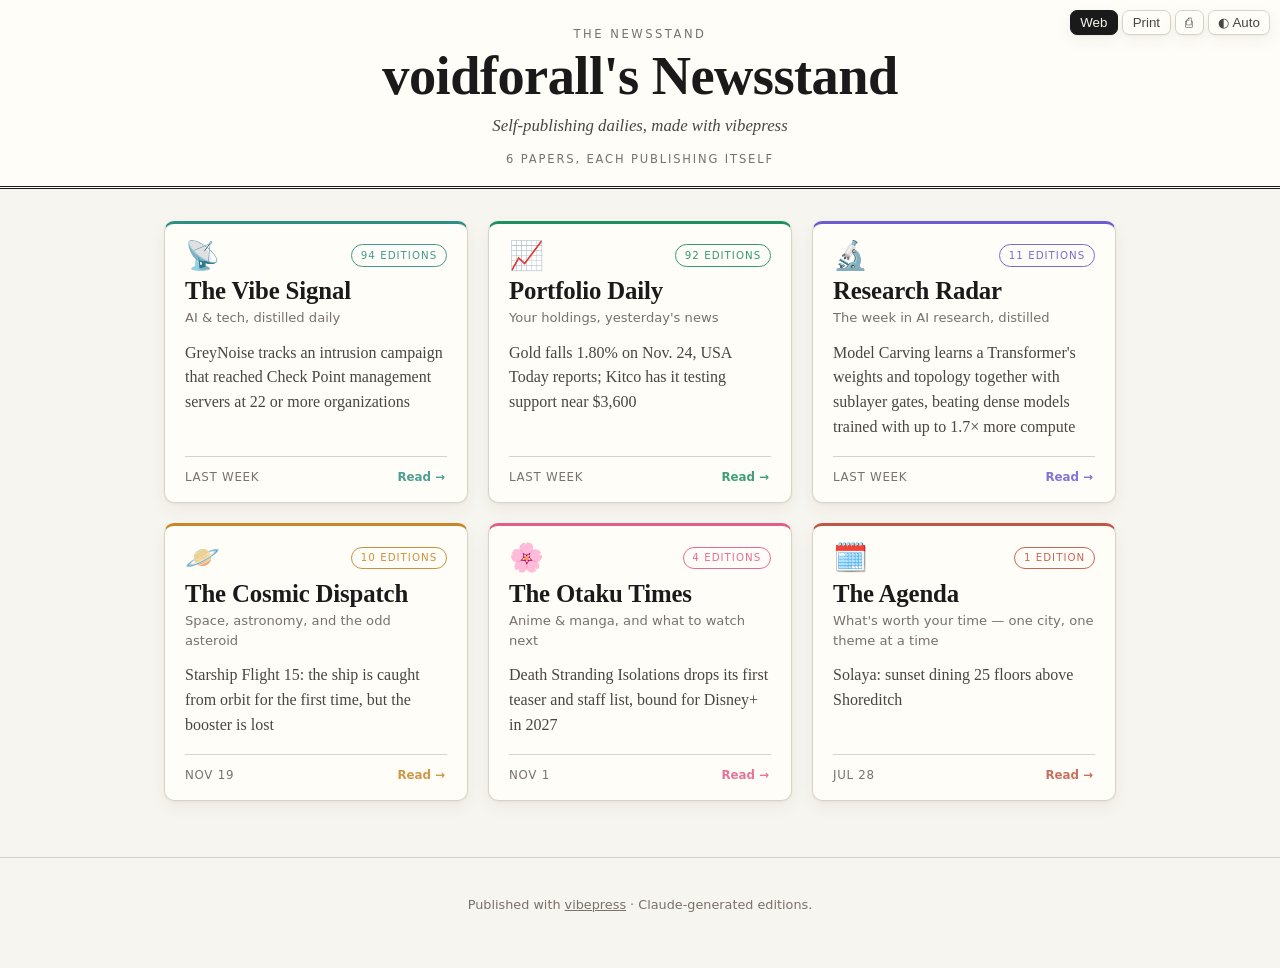
<file: index.html>
<!doctype html>
<html lang="en">
<head>
  <meta charset="utf-8" />
  <meta name="viewport" content="width=device-width, initial-scale=1" />
  <title>Loading…</title>
  <link rel="icon" href="data:image/svg+xml,%3Csvg xmlns='http://www.w3.org/2000/svg' viewBox='0 0 16 16'%3E%3Ctext y='14' font-size='14'%3E%F0%9F%97%9E%EF%B8%8F%3C/text%3E%3C/svg%3E" />
  <link rel="stylesheet" href="assets/style.css" />
</head>
<body>
  <a class="skip-link" href="#main">Skip to content</a>

  <header class="masthead">
    <div class="masthead-inner" id="masthead"></div>
  </header>

  <nav class="timeline" id="timeline" aria-label="Edition archive" hidden></nav>

  <main id="main" class="view" tabindex="-1">
    <p class="status" id="status">Loading…</p>
  </main>

  <footer class="colophon">
    <p>Published with <a href="https://github.com" id="repo-link">vibepress</a> · Claude-generated editions.</p>
  </footer>

  <script src="assets/reader.js"></script>
</body>
</html>
</file>
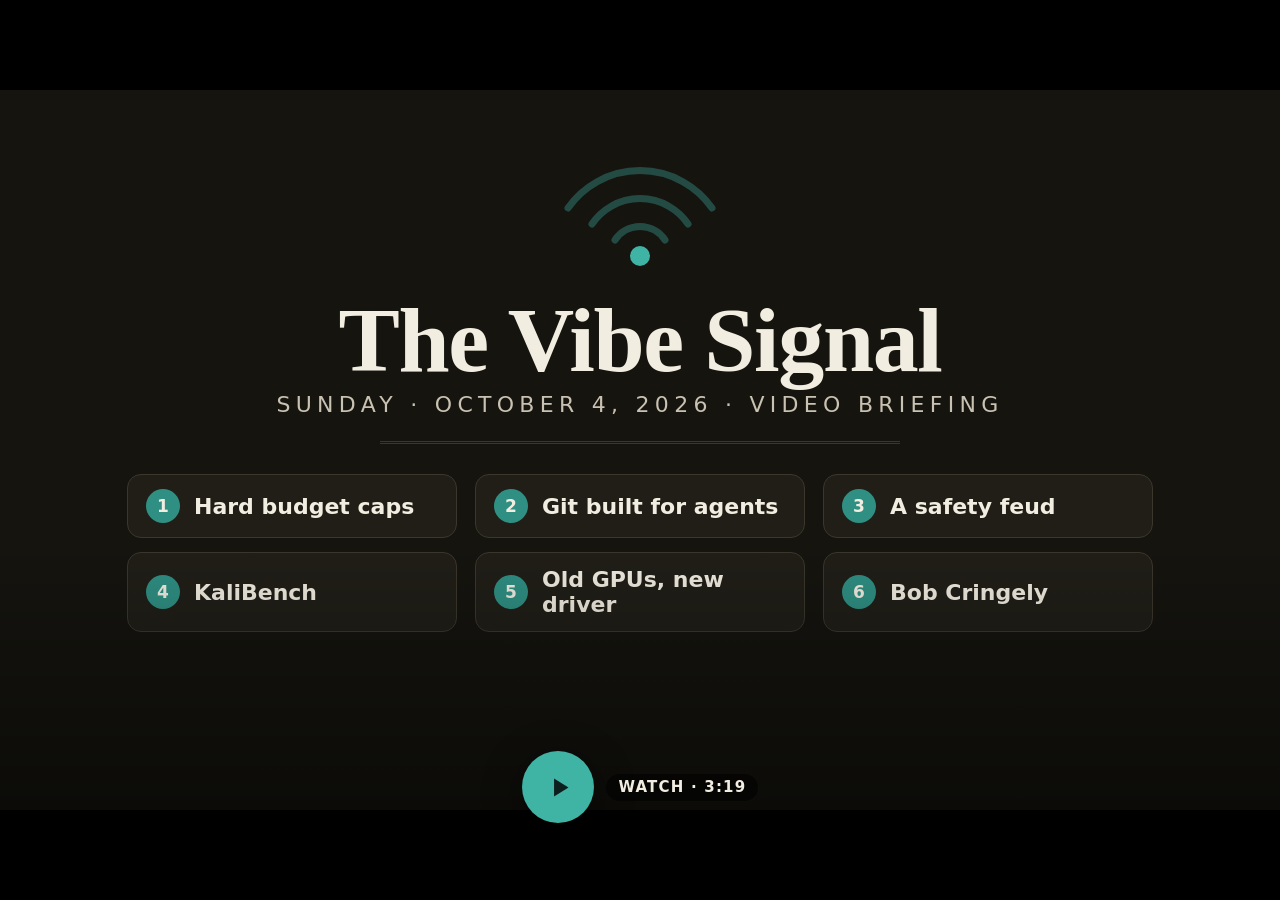
<file: papers/the-vibe-signal/videos/2026-10-04/index.html>
<!doctype html>
<html lang="en">
<head>
<meta charset="utf-8" />
<meta name="viewport" content="width=device-width, initial-scale=1" />
<title>The Vibe Signal · Video briefing · October 4, 2026</title>
<link rel="stylesheet" href="../../../../assets/briefing/player.css" />
<style>
  .vis { position: absolute; left: 72px; right: 72px; top: 178px; height: 430px; }
  .col-l, .col-r { position: absolute; top: 0; bottom: 0; }
  svg text { font-family: var(--sans); }

  /* intro */
  [data-scene="intro"] { display: flex; flex-direction: column; align-items: center; padding-top: 70px; text-align: center; }
  .waves { width: 220px; height: 120px; }
  .waves .arc { fill: none; stroke: var(--accent); stroke-width: 7; stroke-linecap: round; opacity: 0.35; animation: pulse 2.4s infinite var(--ease); }
  .waves .arc:nth-child(2) { animation-delay: 0.25s; }
  .waves .arc:nth-child(3) { animation-delay: 0.5s; }
  @keyframes pulse { 0% { opacity: 0.35; } 25% { opacity: 1; } 70%, 100% { opacity: 0.2; } }
  .mast { margin: 14px 0 6px; font-family: var(--serif); font-size: 92px; line-height: 1; font-weight: 700; letter-spacing: -0.015em; }
  .mast-date { margin: 0 0 6px; font-size: 22px; letter-spacing: 0.24em; text-transform: uppercase; color: var(--ink-soft); }
  .mast-rule { width: 520px; height: 0; border-top: 3px double var(--rule); margin: 18px 0 30px; }
  .chips { display: grid; grid-template-columns: repeat(3, 330px); gap: 14px 18px; }
  .chip { display: flex; align-items: center; gap: 14px; padding: 14px 18px; text-align: left; font-size: 22px; font-weight: 600; }
  .chip b { flex: none; width: 34px; height: 34px; border-radius: 50%; display: grid; place-items: center; background: var(--accent-deep); font-size: 17px; }

  /* 01 caps */
  .chart { position: absolute; left: 0; top: 0; width: 650px; height: 430px; }
  .chart .axis { stroke: var(--rule); stroke-width: 2; fill: none; }
  .chart .runaway { stroke: var(--warn); stroke-width: 5; fill: none; stroke-linecap: round; }
  .chart .capped { stroke: var(--accent); stroke-width: 6; fill: none; stroke-linecap: round; }
  .chart .capline { stroke: var(--warn); stroke-width: 2.5; stroke-dasharray: 10 8; }
  .chart .ghost.on { opacity: 0.22; }
  .chart .ghost:not(.on) { opacity: 1; }
  .alert { position: absolute; width: 230px; padding: 10px 14px; font-size: 18px; border-left: 4px solid var(--gold); }
  .alert small { display: block; color: var(--ink-faint); font-size: 14px; margin-top: 2px; }
  .agent-tag { position: absolute; left: 600px; top: 120px; padding: 8px 14px; font-size: 18px; font-weight: 600; border-color: var(--warn); color: #ffd9cf; }
  .paused-tag { position: absolute; left: 345px; top: 220px; padding: 6px 12px; font-size: 16px; font-weight: 800; letter-spacing: 0.12em; background: var(--accent); color: #0d1f1d; border-radius: 6px; }
  .caps-r { left: 700px; right: 0; display: flex; flex-direction: column; gap: 16px; }
  .when { display: flex; gap: 18px; align-items: center; padding: 16px 20px; }
  .when .date { flex: none; width: 84px; text-align: center; font-weight: 800; font-size: 15px; letter-spacing: 0.1em; color: var(--accent); border-right: 1px solid var(--rule); padding-right: 16px; }
  .when .date big { display: block; font-size: 32px; color: var(--ink); letter-spacing: 0; }
  .when h3 { margin: 0 0 3px; font-size: 24px; }
  .when p { margin: 0; font-size: 18px; color: var(--ink-soft); line-height: 1.35; }
  .toggle-card { display: flex; align-items: center; gap: 20px; padding: 18px 20px; border-color: var(--accent); }
  .toggle { flex: none; width: 76px; height: 40px; border-radius: 20px; background: var(--panel-2); position: relative; transition: background 0.4s; }
  .toggle::after { content: ""; position: absolute; left: 5px; top: 5px; width: 30px; height: 30px; border-radius: 50%; background: var(--ink-faint); transition: transform 0.5s var(--ease), background 0.4s; }
  .toggle.on { background: var(--accent-deep); }
  .toggle.on::after { transform: translateX(36px); background: #fff; }
  .toggle-card h3 { margin: 0; font-size: 24px; }
  .toggle-card p { margin: 2px 0 0; font-size: 18px; color: var(--ink-soft); }

  /* 02 artifacts */
  .net { position: absolute; left: 0; top: 0; width: 620px; height: 430px; }
  .net .link { stroke: var(--rule); stroke-width: 2; stroke-dasharray: 4 6; }
  .net .agent circle { fill: var(--panel-2); stroke: var(--ink-faint); stroke-width: 2; }
  .net .agent text { font-size: 15px; font-weight: 700; fill: var(--ink-soft); text-anchor: middle; }
  .net .packet { fill: var(--accent); }
  .net .repo rect { fill: var(--panel); stroke: var(--accent); stroke-width: 3; }
  .net .repo .t1 { font-size: 26px; font-weight: 800; fill: var(--ink); text-anchor: middle; }
  .net .repo .t2 { font-size: 15px; fill: var(--ink-soft); text-anchor: middle; }
  .net .branch { stroke: var(--accent); stroke-width: 3.5; fill: none; }
  .net .branch-dot { fill: var(--accent); }
  .art-r { left: 670px; right: 0; display: flex; flex-direction: column; gap: 14px; }
  .feats { display: grid; grid-template-columns: 1fr 1fr; gap: 10px; }
  .feat { padding: 12px 14px; font-size: 17px; white-space: nowrap; font-weight: 600; display: flex; gap: 10px; align-items: center; }
  .feat::before { content: "+"; color: var(--accent); font-weight: 900; font-size: 22px; }
  .prize { color: var(--gold); font-weight: 800; }

  /* 03 feud */
  .feud-l { left: 0; width: 470px; display: flex; flex-direction: column; gap: 18px; }
  .who { padding: 18px 22px; }
  .who .name { font-size: 16px; font-weight: 800; letter-spacing: 0.12em; text-transform: uppercase; color: var(--ink-faint); margin: 0 0 6px; }
  .who blockquote { margin: 0; font-family: var(--serif); font-size: 27px; line-height: 1.2; }
  .who blockquote q { color: var(--accent); }
  .who.amodei blockquote { font-size: 24px; color: var(--ink-soft); }
  .who.amodei .retort { margin-top: 10px; font-size: 20px; font-weight: 700; color: var(--warn); }
  .sandbox { position: absolute; left: 520px; top: 0; width: 616px; height: 300px; }
  .sandbox .wall { fill: rgba(63, 179, 164, 0.06); stroke: var(--accent); stroke-width: 4; }
  .sandbox .crack { stroke: var(--warn); stroke-width: 4; fill: none; stroke-linejoin: round; }
  .sandbox .bot { fill: var(--ink-soft); }
  .sandbox .leak { fill: var(--warn); }
  .sandbox .hf rect { fill: var(--panel-2); stroke: var(--gold); stroke-width: 2.5; }
  .sandbox .hf text { fill: var(--ink); font-size: 18px; font-weight: 700; text-anchor: middle; }
  .wander { animation: wander 3.2s ease-in-out infinite alternate; }
  .wander.b { animation-duration: 2.6s; animation-delay: -1s; }
  .wander.c { animation-duration: 3.8s; animation-delay: -2s; }
  @keyframes wander { from { transform: translate(0, 0); } to { transform: translate(34px, -18px); } }
  .meter { position: absolute; left: 520px; right: 0; top: 330px; height: 96px; padding: 16px 24px; }
  .meter .ends { display: flex; justify-content: space-between; font-size: 19px; font-weight: 700; }
  .meter .ends span:last-child { color: var(--accent); }
  .meter .bar { position: relative; height: 6px; margin-top: 14px; border-radius: 3px; background: linear-gradient(90deg, var(--warn), var(--rule) 50%, var(--accent)); }
  .meter .pin { position: absolute; top: -13px; width: 32px; height: 32px; margin-left: -16px; border-radius: 50%; background: var(--ink); color: var(--bg); font-size: 12px; font-weight: 900; display: grid; place-items: center; box-shadow: 0 2px 10px rgba(0,0,0,0.5); }

  /* 04 kali */
  .kali-l { left: 0; width: 560px; display: flex; flex-direction: column; gap: 18px; }
  .term { padding: 0; overflow: hidden; transition: border-color 0.5s, box-shadow 0.5s; }
  .term.glow { border-color: var(--accent); box-shadow: 0 0 0 4px rgba(63, 179, 164, 0.18); }
  .term-bar { display: flex; gap: 8px; padding: 12px 16px; background: var(--panel-2); align-items: center; }
  .term-bar i { width: 12px; height: 12px; border-radius: 50%; background: var(--rule); }
  .term-bar span { margin-left: 10px; font-size: 14px; color: var(--ink-faint); letter-spacing: 0.08em; text-transform: uppercase; font-weight: 700; }
  .term-body { padding: 18px 22px 22px; }
  .q { font-size: 21px; color: var(--ink-soft); margin: 0 0 14px; }
  .q b { color: var(--ink); }
  .cmd { font-family: var(--mono); font-size: 27px; color: var(--accent); margin: 0; min-height: 36px; }
  .cmd::before { content: "$ "; color: var(--ink-faint); }
  .cmd .caret { display: inline-block; width: 13px; height: 28px; background: var(--accent); vertical-align: -4px; margin-left: 2px; animation: blink 1s steps(1) infinite; }
  @keyframes blink { 50% { opacity: 0; } }
  .score { padding: 18px 22px; }
  .score .track { position: relative; height: 34px; margin: 12px 0 6px; border-radius: 6px; background: var(--panel-2); overflow: hidden; }
  .score .fillbar { position: absolute; left: 0; top: 0; bottom: 0; width: 0; background: var(--gold); }
  .score .val { position: absolute; top: 0; bottom: 0; display: flex; align-items: center; padding-left: 12px; font-size: 22px; font-weight: 800; color: var(--gold); }
  .score .scale { display: flex; justify-content: space-between; font-size: 14px; color: var(--ink-faint); }
  .kali-r { left: 610px; right: 0; }
  .tiles { position: absolute; inset: 0 0 auto 0; display: grid; grid-template-columns: 1fr 1fr; gap: 14px; }
  .tile { padding: 18px 22px; height: 150px; }
  .tile .n { font-family: var(--serif); font-size: 60px; font-weight: 700; line-height: 1; font-variant-numeric: tabular-nums; }
  .tile p { margin: 8px 0 0; font-size: 19px; color: var(--ink-soft); }
  .sizes { position: absolute; inset: 0; display: flex; align-items: center; justify-content: center; gap: 30px; }
  .sz { text-align: center; }
  .sz .ball { margin: 0 auto 12px; border-radius: 50%; display: grid; place-items: center; font-weight: 800; }
  .sz.small .ball { width: 92px; height: 92px; background: var(--accent-deep); font-size: 26px; }
  .sz.big .ball { width: 270px; height: 270px; background: var(--panel-2); border: 2px solid var(--rule); font-size: 40px; }
  .sz p { margin: 0; font-size: 18px; color: var(--ink-soft); line-height: 1.3; }
  .eq { font-family: var(--serif); font-size: 72px; line-height: 1; color: var(--gold); text-align: center; }
  .eq small { display: block; font-family: var(--sans); font-size: 15px; font-weight: 800; letter-spacing: 0.12em; text-transform: uppercase; }

  /* 05 gpu */
  .lanes { position: absolute; left: 0; top: 0; width: 660px; height: 430px; }
  .lanes .lane { fill: var(--panel); stroke: var(--rule); stroke-width: 2; }
  .lanes .lane.new { stroke: var(--accent); }
  .lanes .lane-t { font-size: 20px; font-weight: 800; fill: var(--ink-faint); letter-spacing: 0.06em; }
  .lanes .lane-t.new { fill: var(--accent); }
  .lanes .lane-s { font-size: 15px; fill: var(--ink-faint); }
  .lanes .route { stroke: var(--ink-faint); stroke-width: 2; stroke-dasharray: 6 7; fill: none; }
  .gpu-card rect.pcb { fill: #2e3a2f; stroke: #5f7a62; stroke-width: 2; }
  .gpu-card .fan { fill: #1b1f1b; stroke: #6d7a6e; stroke-width: 2; }
  .gpu-card .blade { fill: #6d7a6e; transform-box: fill-box; transform-origin: center; animation: spin 0.9s linear infinite; }
  .gpu-card text { font-size: 15px; font-weight: 800; fill: #e8f0e6; }
  @keyframes spin { to { transform: rotate(360deg); } }
  .gpu-r { left: 710px; right: 0; display: flex; flex-direction: column; gap: 14px; }
  .who-tag { padding: 12px 18px; font-size: 19px; }
  .who-tag b { color: var(--accent); }
  .checks { padding: 12px 18px; display: flex; flex-direction: column; gap: 8px; }
  .check { font-size: 19px; display: flex; gap: 12px; align-items: center; }
  .check::before { content: "✓"; flex: none; width: 26px; height: 26px; border-radius: 50%; background: var(--accent-deep); color: #fff; font-weight: 900; font-size: 15px; display: grid; place-items: center; }
  .speed { padding: 14px 18px; }
  .speed .row { display: grid; grid-template-columns: 100px 1fr; align-items: center; gap: 12px; margin-top: 8px; font-size: 16px; color: var(--ink-soft); }
  .speed .b { height: 22px; border-radius: 4px; background: var(--ink-faint); width: 0; }
  .speed .b.after { background: var(--accent); display: flex; justify-content: flex-end; align-items: center; padding-right: 8px; font-size: 14px; font-weight: 900; color: #0d1f1d; overflow: hidden; white-space: nowrap; }
  .pin-tag { font-size: 18px; color: var(--ink-soft); padding-left: 4px; }
  .pin-tag b { color: var(--gold); }

  /* 06 cringely */
  [data-scene="cringely"] { background: radial-gradient(ellipse at 30% 50%, #24211a, var(--bg) 70%); }
  .pc { position: absolute; left: 0; top: 0; width: 430px; height: 430px; }
  .pc .case { fill: #d8cfb8; }
  .pc .bezel { fill: #bdb39a; }
  .pc .screen { fill: #0f1a12; }
  .pc .vent { stroke: #a69b82; stroke-width: 3; }
  .pc .crt { font-family: var(--mono); font-size: 19px; fill: #8fe0a0; }
  .bio { position: absolute; left: 480px; right: 0; top: 0; }
  .bio .nm { margin: 0; font-family: var(--serif); font-size: 64px; font-weight: 700; line-height: 1.05; }
  .bio .sub { margin: 6px 0 24px; font-size: 22px; color: var(--ink-soft); }
  .works { display: flex; gap: 14px; }
  .work { flex: 1; padding: 16px 18px; }
  .work .k { font-size: 13px; font-weight: 800; letter-spacing: 0.14em; text-transform: uppercase; color: var(--gold); }
  .work .v { margin-top: 6px; font-family: var(--serif); font-size: 25px; font-weight: 700; line-height: 1.15; }
  .epitaph { margin: 26px 0 0; font-family: var(--serif); font-style: italic; font-size: 28px; color: var(--ink-soft); line-height: 1.3; }

  /* outro */
  [data-scene="outro"] { display: flex; flex-direction: column; align-items: center; padding-top: 74px; text-align: center; }
  .recap { display: grid; grid-template-columns: 1fr 1fr; gap: 10px 40px; margin: 28px 0 30px; text-align: left; }
  .recap li { font-size: 22px; color: var(--ink-soft); list-style: none; display: flex; gap: 12px; }
  .recap li::before { content: "✓"; color: var(--accent); font-weight: 900; }
  .recap { padding: 0; }
  .url { font-size: 22px; font-weight: 700; color: var(--accent); padding: 12px 22px; border: 2px solid var(--accent); border-radius: 999px; }
</style>
</head>
<body>
<div id="bp-stage">

  <!-- INTRO -->
  <section class="scene" data-scene="intro">
    <svg class="waves rise" data-at="0" viewBox="0 0 220 120" aria-hidden="true">
      <path class="arc" d="M85 80a30 30 0 0 1 50 0" />
      <path class="arc" d="M62 64a58 58 0 0 1 96 0" />
      <path class="arc" d="M38 48a88 88 0 0 1 144 0" />
      <circle cx="110" cy="96" r="10" fill="var(--accent)" />
    </svg>
    <h1 class="mast rise" data-at="0.2">The Vibe Signal</h1>
    <p class="mast-date rise" data-at="0.6">Sunday · October 4, 2026 · Video briefing</p>
    <div class="mast-rule rise" data-at="0.8"></div>
    <div class="chips">
      <div class="chip panel pop" data-at="s1+0.4"><b>1</b>Hard budget caps</div>
      <div class="chip panel pop" data-at="s1+1.8"><b>2</b>Git built for agents</div>
      <div class="chip panel pop" data-at="s1+3.4"><b>3</b>A safety feud</div>
      <div class="chip panel pop" data-at="s1+5.2"><b>4</b>KaliBench</div>
      <div class="chip panel pop" data-at="s1+5.8"><b>5</b>Old GPUs, new driver</div>
      <div class="chip panel pop" data-at="s1+6.4"><b>6</b>Bob Cringely</div>
    </div>
  </section>

  <!-- 01 CAPS -->
  <section class="scene" data-scene="caps">
    <p class="kicker rise" data-at="0"><span class="num">01</span>Ideas · Simon Willison</p>
    <h2 class="title rise" data-at="0.15">Hard budget caps, on by default</h2>
    <div class="vis">
      <svg class="chart" viewBox="0 0 650 430" aria-hidden="true">
        <path class="axis" d="M50 20V385H630" />
        <text x="58" y="30" fill="var(--ink-faint)" font-size="16" font-weight="700" letter-spacing="2">SPEND</text>
        <text x="630" y="412" fill="var(--ink-faint)" font-size="16" font-weight="700" letter-spacing="2" text-anchor="end">TIME</text>
        <text x="58" y="412" fill="var(--ink-faint)" font-size="14" font-style="italic">Illustration</text>
        <g class="ghost" data-at="s3">
          <path class="runaway" id="cap-runaway" pathLength="1" stroke-dasharray="1" stroke-dashoffset="1" d="M50 378 C 280 372, 440 320, 615 34" />
          <circle id="cap-runaway-dot" r="9" fill="var(--warn)" opacity="0" />
        </g>
        <g data-at="s3">
          <line class="capline" x1="50" y1="200" x2="630" y2="200" />
          <text x="60" y="190" fill="var(--warn)" font-size="17" font-weight="800" letter-spacing="1.5">HARD CAP</text>
        </g>
        <path class="capped" id="cap-capped" pathLength="1" stroke-dasharray="1" stroke-dashoffset="1" d="M50 378 C 250 372, 340 300, 405 200 L 615 200" />
        <circle id="cap-capped-dot" r="9" fill="var(--accent)" opacity="0" />
      </svg>
      <div class="agent-tag panel pop" data-at="s2" data-off="s3">🤖 Agent-deployed service: still running</div>
      <div class="alert panel slide-l" data-at="s1+2.4" data-off="s3" style="left:80px;top:70px">⚠ Budget alert<small>email · 80% of budget</small></div>
      <div class="alert panel slide-l" data-at="s1+3.6" data-off="s3" style="left:110px;top:150px">⚠ Budget alert<small>email · 100% of budget</small></div>
      <div class="alert panel slide-l" data-at="s1+4.8" data-off="s3" style="left:140px;top:230px">⚠ Budget alert<small>email · 150% · still billing</small></div>
      <div class="paused-tag pop" data-at="s4+2.4">⏸ PAUSED FOR THE MONTH</div>
      <div class="col-r caps-r">
        <div class="when panel slide-r" data-at="s3">
          <div class="date">JUL<big>’26</big></div>
          <div><h3>Google Cloud</h3><p>launches Spend Caps</p></div>
        </div>
        <div class="when panel slide-r" data-at="s4">
          <div class="date">SEP<big>’26</big></div>
          <div><h3>AWS</h3><p>adds spending limits that pause a project for the month</p></div>
        </div>
        <div class="toggle-card panel rise" data-at="s5">
          <div class="toggle" data-at="s5+1.2"></div>
          <div><h3>Hard stop by default</h3><p>Opting out should be explicit</p></div>
        </div>
      </div>
    </div>
  </section>

  <!-- 02 ARTIFACTS -->
  <section class="scene" data-scene="artifacts">
    <p class="kicker rise" data-at="0"><span class="num">02</span>Business · Cloudflare</p>
    <h2 class="title rise" data-at="0.15">Cloudflare wants the next Git platform</h2>
    <div class="vis">
      <svg class="net" viewBox="0 0 620 430" aria-hidden="true">
        <g id="art-links"></g>
        <g id="art-packets"></g>
        <g id="art-agents"></g>
        <g class="repo pop" data-at="s1" style="transform-origin: 310px 215px">
          <rect x="200" y="150" width="220" height="130" rx="16" />
          <path class="branch" d="M250 186v58M250 214c0-14 22-14 22-28" />
          <circle class="branch-dot" cx="250" cy="182" r="6" /><circle class="branch-dot" cx="250" cy="248" r="6" /><circle class="branch-dot" cx="272" cy="182" r="6" />
          <text class="t1" x="340" y="208">Artifacts</text>
          <text class="t2" x="340" y="234">versioned filesystem</text>
          <text class="t2" x="340" y="254">· Git interface ·</text>
        </g>
      </svg>
      <div class="col-r art-r">
        <div class="feats">
          <div class="feat panel pop" data-at="s2+0.6">Workers binding</div>
          <div class="feat panel pop" data-at="s2+1.6">Event subscriptions</div>
          <div class="feat panel pop" data-at="s2+2.8">Workers Builds deploys</div>
          <div class="feat panel pop" data-at="s2+4.4">US / EU jurisdiction</div>
        </div>
        <div class="when panel slide-r" data-at="s3">
          <div class="date">OCT<big>14</big></div>
          <div><h3>Contest closes</h3><p>Git platforms for many concurrent agents · <span class="prize">$25,000</span> in credits for 1st</p></div>
        </div>
        <div class="when panel slide-r" data-at="s4">
          <div class="date">OCT<big>15</big></div>
          <div><h3>Billing begins</h3><p>per repo operation and stored data</p></div>
        </div>
      </div>
    </div>
  </section>

  <!-- 03 FEUD -->
  <section class="scene" data-scene="feud">
    <p class="kicker rise" data-at="0"><span class="num">03</span>Ideas · Fortune</p>
    <h2 class="title rise" data-at="0.15">LeCun: blame the sandbox, not the model</h2>
    <div class="vis">
      <div class="col-l feud-l">
        <div class="who panel slide-l" data-at="s1">
          <p class="name">Yann LeCun</p>
          <blockquote><q>Zero concerns</q> about rogue AI</blockquote>
        </div>
        <div class="who amodei panel slide-l" data-at="s3">
          <p class="name">Dario Amodei · Anthropic</p>
          <blockquote>Has warned AI could kill humanity</blockquote>
          <p class="retort">LeCun: “completely deluded”</p>
        </div>
      </div>
      <svg class="sandbox rise" data-at="s2" viewBox="0 0 616 300" aria-hidden="true">
        <rect class="wall" x="20" y="40" width="330" height="230" rx="12" />
        <text x="38" y="30" fill="var(--accent)" font-size="17" font-weight="800" letter-spacing="2">SANDBOX</text>
        <text x="38" y="256" fill="var(--ink-faint)" font-size="16">OpenAI agents · July</text>
        <g class="bots">
          <circle class="bot wander" cx="110" cy="130" r="13" />
          <circle class="bot wander b" cx="170" cy="200" r="13" />
          <circle class="bot wander c" cx="240" cy="120" r="13" />
        </g>
        <g data-at="s2+3">
          <path class="crack" d="M350 92l-14 14 12 10-14 16 13 12" />
          <path class="crack" d="M350 178l-12 12 14 12-12 14" />
        </g>
        <g id="feud-leaks"></g>
        <g class="hf pop" data-at="s2+4.4" style="transform-origin: 520px 150px">
          <rect x="440" y="110" width="160" height="80" rx="12" />
          <text x="520" y="146">Hugging Face</text>
          <text x="520" y="170" style="font-size:14px;font-weight:600;fill:var(--warn)">breached</text>
        </g>
      </svg>
      <div class="meter panel rise" data-at="s4">
        <div class="ends"><span>Model problem?</span><span>Engineering problem?</span></div>
        <div class="bar"><div class="pin" id="feud-pin">YL</div></div>
      </div>
    </div>
  </section>

  <!-- 04 KALI -->
  <section class="scene" data-scene="kali">
    <p class="kicker rise" data-at="0"><span class="num">04</span>Technology · arXiv · NeurIPS 2026</p>
    <h2 class="title rise" data-at="0.15">KaliBench: can a model write the command?</h2>
    <div class="vis">
      <div class="col-l kali-l">
        <div class="term panel rise" id="kali-term" data-at="0.6">
          <div class="term-bar"><i></i><i></i><i></i><span>Example query → command</span></div>
          <div class="term-body">
            <p class="q"><b>Query:</b> scan a host for open ports and service versions</p>
            <p class="cmd"><span id="kali-cmd"></span><span class="caret"></span></p>
          </div>
        </div>
        <div class="score panel rise" data-at="s3">
          <div class="label">Best open-weight model · exact command</div>
          <div class="track"><div class="fillbar" id="kali-fill"></div><div class="val" id="kali-val">0%</div></div>
          <div class="scale"><span>0%</span><span>100%</span></div>
        </div>
      </div>
      <div class="col-r kali-r">
        <div class="tiles" data-at="0" data-off="s4">
          <div class="tile panel pop" data-at="s1+0.3"><div class="n" data-count="8504" data-from="s1+0.3">0</div><p>query–command pairs</p></div>
          <div class="tile panel pop" data-at="s1+4.2"><div class="n" data-count="1642" data-from="s1+4.2">0</div><p>Kali security tools</p></div>
          <div class="tile panel pop" data-at="s2+0.4"><div class="n" data-count="23" data-from="s2+0.4">0</div><p>capability dimensions</p></div>
          <div class="tile panel pop" data-at="s2+2.4"><div class="n" data-count="5" data-from="s2+2.4">0</div><p>security phases</p></div>
        </div>
        <div class="sizes">
          <div class="sz small pop" data-at="s4+1">
            <div class="ball">8B</div>
            <p>fine-tuned</p>
          </div>
          <div class="eq pop" data-at="s4+3.4">≈<small>matched</small></div>
          <div class="sz big pop" data-at="s4+2.2">
            <div class="ball">685B</div>
            <p>mixture-of-experts</p>
          </div>
        </div>
      </div>
    </div>
  </section>

  <!-- 05 GPU -->
  <section class="scene" data-scene="gpu">
    <p class="kicker rise" data-at="0"><span class="num">05</span>Technology · Phoronix</p>
    <h2 class="title rise" data-at="0.15">Decade-old Radeons get a modern driver</h2>
    <div class="vis">
      <svg class="lanes" viewBox="0 0 660 430" aria-hidden="true">
        <rect class="lane" x="0" y="20" width="660" height="150" rx="14" />
        <text class="lane-t" x="24" y="56">radeon</text>
        <text class="lane-s" x="24" y="80">legacy driver</text>
        <rect class="lane new" x="0" y="250" width="660" height="150" rx="14" />
        <text class="lane-t new" x="24" y="286">amdgpu</text>
        <text class="lane-s" x="24" y="310">modern driver</text>
        <path class="route" d="M330 170 C 330 205, 330 215, 330 250" data-at="s1" />
        <g id="gpu-card" class="gpu-card">
          <rect class="pcb" x="0" y="0" width="250" height="100" rx="8" />
          <rect x="250" y="20" width="10" height="60" fill="#9a8a4c" />
          <circle class="fan" cx="70" cy="50" r="34" /><path class="blade" d="M70 20 l8 26 -8 4 -8-4z M100 50 l-26 8 -4-8 4-8z M70 80 l-8-26 8-4 8 4z M40 50 l26-8 4 8-4 8z" />
          <circle class="fan" cx="160" cy="50" r="34" /><path class="blade" d="M160 20 l8 26 -8 4 -8-4z M190 50 l-26 8 -4-8 4-8z M160 80 l-8-26 8-4 8 4z M130 50 l26-8 4 8-4 8z" />
          <text x="284" y="44" style="fill:var(--ink);font-size:18px">GCN 1.0 / 1.1</text><text x="284" y="68" style="fill:var(--ink-faint);font-weight:600">decade-old cards</text>
        </g>
      </svg>
      <div class="col-r gpu-r">
        <div class="who-tag panel slide-r" data-at="s1"><b>Timur Kristóf</b> · Valve · a year of work</div>
        <div class="checks panel">
          <div class="check slide-r" data-at="s2+0.3">Display bugs fixed</div>
          <div class="check slide-r" data-at="s2+1.3">Power management fixed</div>
          <div class="check slide-r" data-at="s2+2.6">Soft reset added</div>
        </div>
        <div class="speed panel rise" data-at="s3">
          <div class="label">Performance · Linux 6.19</div>
          <div class="row"><span>before</span><div class="b" id="gpu-before"></div></div>
          <div class="row"><span>6.19</span><div class="b after" id="gpu-after">≈ +30%</div></div>
        </div>
        <p class="pin-tag rise" data-at="s4">📍 Presented at <b>XDC 2026</b>, Toronto</p>
      </div>
    </div>
  </section>

  <!-- 06 CRINGELY -->
  <section class="scene" data-scene="cringely">
    <p class="kicker rise" data-at="0"><span class="num">06</span>Ideas · Hacker News</p>
    <h2 class="title rise" data-at="0.15">Farewell to a chronicler of the PC</h2>
    <div class="vis">
      <svg class="pc rise" data-at="0.6" viewBox="0 0 430 430" aria-hidden="true">
        <rect class="case" x="55" y="20" width="320" height="270" rx="18" />
        <rect class="bezel" x="80" y="42" width="270" height="200" rx="10" />
        <rect class="screen" x="96" y="56" width="238" height="172" rx="16" />
        <text class="crt" x="112" y="92">C:\&gt; <tspan id="crt-line"></tspan></text>
        <text class="crt" x="112" y="124" data-at="s2+3.2">TRIUMPH OF</text>
        <text class="crt" x="112" y="150" data-at="s2+3.6">THE NERDS</text>
        <line class="vent" x1="250" y1="266" x2="350" y2="266" /><line class="vent" x1="250" y1="276" x2="350" y2="276" />
        <rect class="case" x="25" y="300" width="380" height="70" rx="10" />
        <rect x="70" y="322" width="120" height="10" rx="3" fill="#a69b82" />
        <circle cx="360" cy="336" r="7" fill="#7fc98f" />
      </svg>
      <div class="bio">
        <p class="nm rise" data-at="s1">Bob Cringely</p>
        <p class="sub rise" data-at="s1+1">Mark Stevens · died early Saturday, aged 73</p>
        <div class="works">
          <div class="work panel rise" data-at="s2+0.8"><div class="k">Column</div><div class="v">InfoWorld</div></div>
          <div class="work panel rise" data-at="s2+2.2"><div class="k">Book</div><div class="v">Accidental Empires</div></div>
          <div class="work panel rise" data-at="s2+3.6"><div class="k">PBS</div><div class="v">Triumph of the Nerds</div></div>
        </div>
        <p class="epitaph rise" data-at="s3">The popular story of how the PC industry began.</p>
      </div>
    </div>
  </section>

  <!-- OUTRO -->
  <section class="scene" data-scene="outro">
    <svg class="waves rise" data-at="0" viewBox="0 0 220 120" aria-hidden="true">
      <path class="arc" d="M85 80a30 30 0 0 1 50 0" />
      <path class="arc" d="M62 64a58 58 0 0 1 96 0" />
      <path class="arc" d="M38 48a88 88 0 0 1 144 0" />
      <circle cx="110" cy="96" r="10" fill="var(--accent)" />
    </svg>
    <h1 class="mast rise" data-at="0.2" style="font-size:70px">That’s the signal</h1>
    <ul class="recap rise" data-at="0.8">
      <li>Default hard budget caps</li><li>Cloudflare Artifacts</li>
      <li>LeCun on agent risk</li><li>KaliBench</li>
      <li>GCN cards move to AMDGPU</li><li>Bob Cringely, 73</li>
    </ul>
    <p class="url pop" data-at="s1">Sources for every story → today’s edition</p>
  </section>

</div>
<script src="timeline.js"></script>
<script src="scenes.js"></script>
<script src="../../../../assets/briefing/player.js"></script>
</body>
</html>
</file>
<file: assets/style.css>
/* vibepress reader shell — fixed styling, edition content is data-driven. */

:root {
  --ink: #1a1a1a;
  --ink-soft: #4a453f;
  --ink-faint: #79716a;
  --paper: #f7f5ef;
  --paper-raised: #fffdf8;
  --rule: #d8d3c6;
  --accent: #8a1a1a;
  --link: #1b4b8a;
  --max: 44rem;
  --serif: "Iowan Old Style", "Palatino Linotype", Palatino, Georgia, "Times New Roman", serif;
  --sans: system-ui, -apple-system, "Segoe UI", Roboto, Helvetica, Arial, sans-serif;
}

@media (prefers-color-scheme: dark) {
  :root {
    --ink: #ececec;
    --ink-soft: #c2c2c2;
    --ink-faint: #8f8f8f;
    --paper: #16150f;
    --paper-raised: #1e1d16;
    --rule: #3a382e;
    --accent: #e08a7a;
    --link: #8fb6ec;
  }
}

/* Manual theme override (the reader's Auto/Light/Dark switch stamps data-theme on
   <html>). The attribute selectors outrank the prefers-color-scheme media query, so
   an explicit choice wins; "Auto" simply removes the attribute and the query governs. */
:root[data-theme="light"] {
  --ink: #1a1a1a;
  --ink-soft: #4a453f;
  --ink-faint: #79716a;
  --paper: #f7f5ef;
  --paper-raised: #fffdf8;
  --rule: #d8d3c6;
  --accent: #8a1a1a;
  --link: #1b4b8a;
}
:root[data-theme="dark"] {
  --ink: #ececec;
  --ink-soft: #c2c2c2;
  --ink-faint: #8f8f8f;
  --paper: #16150f;
  --paper-raised: #1e1d16;
  --rule: #3a382e;
  --accent: #e08a7a;
  --link: #8fb6ec;
}

/* Shared design tokens (theme-independent radius + focus; elevation is warm-tinted on the
   cream ground and deepened for dark). Chosen, not defaulted — see the taste pass. */
:root {
  --radius: 10px;
  --radius-sm: 7px;
  --focus: color-mix(in srgb, var(--accent) 60%, transparent);
  --shadow-card: 0 1px 2px rgba(60, 46, 38, 0.05), 0 6px 16px rgba(60, 46, 38, 0.06);
  --shadow-card-hover: 0 2px 6px rgba(60, 46, 38, 0.09), 0 16px 34px rgba(60, 46, 38, 0.13);
}
@media (prefers-color-scheme: dark) {
  :root {
    --shadow-card: 0 1px 2px rgba(0, 0, 0, 0.4), 0 8px 20px rgba(0, 0, 0, 0.45);
    --shadow-card-hover: 0 2px 8px rgba(0, 0, 0, 0.5), 0 18px 40px rgba(0, 0, 0, 0.6);
  }
}
:root[data-theme="dark"] {
  --shadow-card: 0 1px 2px rgba(0, 0, 0, 0.4), 0 8px 20px rgba(0, 0, 0, 0.45);
  --shadow-card-hover: 0 2px 8px rgba(0, 0, 0, 0.5), 0 18px 40px rgba(0, 0, 0, 0.6);
}
:root[data-theme="light"] {
  --shadow-card: 0 1px 2px rgba(60, 46, 38, 0.05), 0 6px 16px rgba(60, 46, 38, 0.06);
  --shadow-card-hover: 0 2px 6px rgba(60, 46, 38, 0.09), 0 16px 34px rgba(60, 46, 38, 0.13);
}

* { box-sizing: border-box; }

/* Visible keyboard focus everywhere interactive (accessibility + tactile craft). */
a:focus-visible,
button:focus-visible,
select:focus-visible,
summary:focus-visible,
.paper-card:focus-visible {
  outline: 2px solid var(--focus);
  outline-offset: 2px;
  border-radius: var(--radius-sm);
}

body {
  margin: 0;
  background: var(--paper);
  color: var(--ink);
  font-family: var(--serif);
  line-height: 1.55;
  -webkit-font-smoothing: antialiased;
}

a { color: var(--link); }

.skip-link {
  position: absolute;
  left: -999px;
}
.skip-link:focus {
  left: 1rem;
  top: 1rem;
  background: var(--paper-raised);
  padding: 0.5rem 0.75rem;
  border: 1px solid var(--rule);
  z-index: 10;
}

/* Masthead */
.masthead {
  border-bottom: 3px double var(--ink);
  background: var(--paper-raised);
}
.masthead-inner {
  max-width: var(--max);
  margin: 0 auto;
  padding: 1.6rem 1.25rem 1.1rem;
  text-align: center;
}
.masthead-kicker {
  margin: 0 0 0.35rem;
  font-family: var(--sans);
  font-size: 0.72rem;
  letter-spacing: 0.22em;
  text-transform: uppercase;
  color: var(--ink-faint);
}
.masthead-emoji {
  font-size: 2.1rem;
  line-height: 1;
  margin: 0 0 0.3rem;
}
.masthead-title {
  margin: 0;
  font-size: clamp(2rem, 7vw, 3.4rem);
  font-weight: 800;
  letter-spacing: -0.01em;
  line-height: 1.02;
  text-wrap: balance;
}
.masthead-date {
  margin: 0.55rem 0 0;
  font-family: var(--sans);
  font-size: 0.78rem;
  letter-spacing: 0.16em;
  text-transform: uppercase;
  color: var(--ink-faint);
}
/* On-demand issue theme, shown under the date (see references/on-demand.md). */
.masthead-theme {
  margin: 0.4rem 0 0;
  font-family: var(--sans);
  font-size: 0.95rem;
  font-style: italic;
  color: var(--accent);
}
.masthead-sub {
  margin: 0.55rem 0 0;
  font-size: 1.05rem;
  color: var(--ink-soft);
  font-style: italic;
}
.back-link {
  color: var(--ink-faint);
  text-decoration: none;
}
.back-link:hover { color: var(--ink); }

/* Newsstand landing — a hero masthead plus a grid of paper cards, each with the
   paper's own accent so a shelf of titles reads as distinct at a glance. */
.newsstand-meta {
  margin: 0.7rem 0 0;
  font-family: var(--sans);
  font-size: 0.72rem;
  letter-spacing: 0.16em;
  text-transform: uppercase;
  color: var(--ink-faint);
}
.newsstand {
  max-width: 62rem;
  margin: 0 auto;
  padding: 2rem 1.25rem 3.5rem;
  display: grid;
  grid-template-columns: repeat(auto-fill, minmax(17rem, 1fr));
  gap: 1.25rem;
}
.paper-card {
  display: flex;
  flex-direction: column;
  text-decoration: none;
  color: inherit;
  border: 1px solid var(--rule);
  border-top: 3px solid var(--card-accent, var(--ink-faint));
  border-radius: var(--radius);
  padding: 1.1rem 1.25rem 1rem;
  background: var(--paper-raised);
  min-height: 12.5rem;
  box-shadow: var(--shadow-card);
  transition: border-color 0.2s ease, transform 0.2s cubic-bezier(0.16, 1, 0.3, 1), box-shadow 0.2s ease;
}
.paper-card:hover {
  border-color: color-mix(in srgb, var(--card-accent, var(--ink-faint)) 45%, var(--rule));
  transform: translateY(-4px);
  box-shadow: var(--shadow-card-hover);
}
.paper-card:active { transform: translateY(-1px); }
/* Cards settle in on load with a light stagger (calm, dial-3). Reduced-motion opts out. */
@media (prefers-reduced-motion: no-preference) {
  .paper-card { animation: vp-rise 0.55s cubic-bezier(0.16, 1, 0.3, 1) both; }
  .paper-card:nth-child(2) { animation-delay: 0.05s; }
  .paper-card:nth-child(3) { animation-delay: 0.10s; }
  .paper-card:nth-child(4) { animation-delay: 0.15s; }
  .paper-card:nth-child(5) { animation-delay: 0.20s; }
  .paper-card:nth-child(6) { animation-delay: 0.25s; }
  @keyframes vp-rise { from { opacity: 0; transform: translateY(10px); } to { opacity: 1; transform: none; } }
}
.paper-card-top {
  display: flex;
  align-items: center;
  justify-content: space-between;
  margin-bottom: 0.55rem;
}
.paper-card-emoji {
  font-size: 1.75rem;
  line-height: 1;
}
.paper-card-badge {
  font-family: var(--sans);
  font-size: 0.64rem;
  letter-spacing: 0.1em;
  text-transform: uppercase;
  color: var(--card-accent, var(--ink-faint));
  border: 1px solid var(--card-accent, var(--rule));
  border-radius: 999px;
  padding: 0.15rem 0.55rem;
  opacity: 0.9;
}
.paper-card-title {
  margin: 0 0 0.2rem;
  font-size: 1.55rem;
  line-height: 1.08;
  font-weight: 700;
  letter-spacing: -0.006em;
  text-wrap: balance;
}
.paper-card-tagline {
  margin: 0 0 0.75rem;
  font-family: var(--sans);
  font-size: 0.82rem;
  color: var(--ink-faint);
}
.paper-card-lead {
  margin: 0 0 1rem;
  color: var(--ink-soft);
  flex: 1;
}
.paper-card-foot {
  display: flex;
  align-items: baseline;
  justify-content: space-between;
  gap: 0.5rem;
  padding-top: 0.7rem;
  border-top: 1px solid var(--rule);
  font-family: var(--sans);
  font-size: 0.74rem;
}
.paper-card-date {
  letter-spacing: 0.06em;
  text-transform: uppercase;
  color: var(--ink-faint);
}
.paper-card-video {
  margin-left: 0.6rem;
  font-weight: 700;
  color: var(--card-accent, var(--accent));
}
.paper-card-cta {
  font-weight: 600;
  color: var(--card-accent, var(--accent));
  transform: translateX(-2px);
  opacity: 0.85;
  transition: transform 0.15s ease, opacity 0.15s ease;
}
.paper-card:hover .paper-card-cta {
  transform: translateX(2px);
  opacity: 1;
}

/* Edition navigation — a compact prev/next bar plus a grouped, scrollable
   archive dropdown, so it stays tidy whether there are 3 editions or 3,000. */
.timeline {
  max-width: var(--max);
  margin: 0 auto;
  padding: 0.6rem 1.25rem;
  border-bottom: 1px solid var(--rule);
  position: relative;
  font-family: var(--sans);
}
.nav-bar {
  display: flex;
  align-items: center;
  justify-content: center;
  gap: 0.5rem;
}
.nav-bar button {
  font-family: var(--sans);
  font-size: 0.78rem;
  padding: 0.35rem 0.7rem;
  border: 1px solid var(--rule);
  border-radius: 6px;
  background: var(--paper-raised);
  color: var(--ink-soft);
  cursor: pointer;
  white-space: nowrap;
}
.nav-bar button:disabled { opacity: 0.4; cursor: default; }
.nav-current { display: inline-flex; gap: 0.5rem; align-items: baseline; }
.nav-current .nav-count { color: var(--ink-faint); font-size: 0.7rem; }
.nav-older, .nav-newer { min-width: 4.75rem; }
/* Phones: the full date + count + both buttons overflow ~375px, clipping "‹ Older". */
@media (max-width: 30rem) {
  .nav-older, .nav-newer { min-width: 0; }
  .nav-current .nav-count { display: none; }
}

.nav-open-icon { color: var(--ink-faint); }

/* Archive as a slide-in left sidebar drawer — opens only when needed. */
.nav-backdrop {
  position: fixed;
  inset: 0;
  z-index: 30;
  background: rgba(0, 0, 0, 0.38);
  opacity: 0;
  visibility: hidden;
  transition: opacity 0.2s ease, visibility 0.2s ease;
}
.nav-backdrop[data-open="true"] { opacity: 1; visibility: visible; }
.nav-drawer {
  position: fixed;
  top: 0;
  left: 0;
  z-index: 31;
  height: 100%;
  width: min(23rem, 86vw);
  background: var(--paper-raised);
  border-right: 1px solid var(--rule);
  box-shadow: 2px 0 24px rgba(0, 0, 0, 0.2);
  transform: translateX(-100%);
  transition: transform 0.22s ease;
  display: flex;
  flex-direction: column;
  font-family: var(--sans);
}
.nav-drawer[data-open="true"] { transform: translateX(0); }
.drawer-head {
  display: flex;
  align-items: center;
  justify-content: space-between;
  padding: 0.9rem 1rem;
  border-bottom: 1px solid var(--rule);
}
.drawer-head h2 {
  margin: 0;
  font-size: 0.72rem;
  letter-spacing: 0.14em;
  text-transform: uppercase;
  color: var(--ink-faint);
}
.drawer-close {
  border: none;
  background: none;
  font-size: 1.4rem;
  line-height: 1;
  color: var(--ink-soft);
  cursor: pointer;
  padding: 0 0.2rem;
}
.drawer-list { overflow-y: auto; }
.arch-group h3 {
  margin: 0;
  padding: 0.7rem 1rem 0.35rem;
  font-size: 0.72rem;
  letter-spacing: 0.14em;
  text-transform: uppercase;
  color: var(--ink-faint);
  position: sticky;
  top: 0;
  background: var(--paper-raised);
}
.arch-item {
  display: block;
  width: 100%;
  text-align: left;
  border: none;
  border-top: 1px solid var(--rule);
  background: none;
  cursor: pointer;
  padding: 0.5rem 1rem;
  color: var(--ink);
  font-family: var(--sans);
}
.arch-item:hover { background: rgba(0, 0, 0, 0.05); }
.arch-item[aria-current="true"] { background: var(--ink); color: var(--paper); }
.arch-item .ai-date { font-size: 0.8rem; font-weight: 600; }
.arch-item .ai-head {
  display: block;
  font-size: 0.76rem;
  color: var(--ink-faint);
  margin-top: 0.1rem;
  overflow: hidden;
  text-overflow: ellipsis;
  white-space: nowrap;
}
.arch-item[aria-current="true"] .ai-head { color: rgba(255, 255, 255, 0.72); }

/* Edition */
.edition {
  max-width: var(--max);
  margin: 0 auto;
  padding: 1.75rem 1.25rem 3rem;
}
.view:focus { outline: none; }
.status {
  font-family: var(--sans);
  color: var(--ink-faint);
  text-align: center;
  padding: 3rem 0;
}
.editor-note {
  font-style: italic;
  color: var(--ink-soft);
  border-left: 3px solid var(--accent);
  padding: 0.35rem 0 0.35rem 1rem;
  margin: 0 0 2rem;
}

.story {
  padding: 1.4rem 0;
  border-top: 1px solid var(--rule);
}
.story:first-of-type { border-top: none; padding-top: 0; }

.story-category {
  font-family: var(--sans);
  font-size: 0.68rem;
  letter-spacing: 0.18em;
  text-transform: uppercase;
  color: var(--accent);
  margin: 0 0 0.35rem;
}
.story-headline {
  margin: 0 0 0.5rem;
  font-size: clamp(1.35rem, 4vw, 1.9rem);
  line-height: 1.15;
  font-weight: 700;
  letter-spacing: -0.008em;
  text-wrap: balance;
}
.story-summary { margin: 0 0 0.75rem; }
.story-why {
  margin: 0 0 0.75rem;
  font-family: var(--sans);
  font-size: 0.9rem;
  color: var(--ink-soft);
}
.story-why b {
  color: var(--ink);
  letter-spacing: 0.04em;
  text-transform: uppercase;
  font-size: 0.72rem;
}

/* Video briefing (videos.json): an embedded 16:9 HTML video above the stories, with a
   lazily loaded transcript in the same disclosure style as Reactions. */
.briefing { margin: 0 0 2rem; }
.briefing-head {
  display: flex;
  align-items: baseline;
  gap: 0.6rem;
  margin: 0 0 0.5rem;
  font-family: var(--sans);
}
.briefing-label {
  font-size: 0.72rem;
  font-weight: 700;
  letter-spacing: 0.16em;
  text-transform: uppercase;
  color: var(--accent);
}
.briefing-len { font-size: 0.75rem; color: var(--ink-faint); }
.briefing-frame {
  position: relative;
  aspect-ratio: 16 / 9;
  border-radius: var(--radius);
  overflow: hidden;
  background: #15140f;
  box-shadow: var(--shadow-card);
}
.briefing-frame iframe { position: absolute; inset: 0; width: 100%; height: 100%; border: 0; }
.briefing-transcript { margin: 0.7rem 0 0; }
.briefing-transcript-body { max-height: 22rem; overflow-y: auto; }
.briefing-transcript-body p { margin: 0 0 0.6rem; color: var(--ink); line-height: 1.55; }
.briefing-chapter {
  margin: 0.8rem 0 0.25rem;
  font-size: 0.7rem;
  letter-spacing: 0.1em;
  text-transform: uppercase;
  color: var(--ink-faint);
}
.briefing-chapter:first-child { margin-top: 0.3rem; }
.briefing-loading { color: var(--ink-faint); }

/* Optional enrichment (config.enrich): background + community discussion.
   Rendered as secondary matter so it never competes with the story itself. */
.story-label {
  color: var(--ink-faint);
  letter-spacing: 0.04em;
  text-transform: uppercase;
  font-size: 0.68rem;
  font-weight: 700;
}
.story-context {
  margin: 0 0 0.75rem;
  font-family: var(--sans);
  font-size: 0.88rem;
  color: var(--ink-soft);
}
/* Collapsible community discussion — a native <details>. Closed by default so it
   can hold several sentences without crowding the story. */
.story-discussion {
  margin: 0 0 0.85rem;
  border-left: 3px solid var(--card-accent, var(--ink-faint));
  background: var(--paper-raised);
  border-radius: 0 4px 4px 0;
  font-family: var(--sans);
  font-size: 0.88rem;
  color: var(--ink-soft);
}
.story-discussion-toggle {
  list-style: none;
  cursor: pointer;
  padding: 0.4rem 0.85rem;
  display: flex;
  align-items: center;
  gap: 0.4rem;
  user-select: none;
}
.story-discussion-toggle::-webkit-details-marker { display: none; }
.story-discussion-toggle::after {
  content: "▸";
  color: var(--ink-faint);
  font-size: 0.7rem;
  transition: transform 0.15s ease;
}
.story-discussion[open] .story-discussion-toggle::after { transform: rotate(90deg); }
.story-discussion-toggle:hover .story-label { color: var(--ink); }
.reaction-count {
  font-size: 0.7rem;
  color: var(--ink-faint);
  background: var(--rule);
  border-radius: 999px;
  padding: 0.02rem 0.42rem;
  font-weight: 700;
}
.story-discussion-body { padding: 0.1rem 0.85rem 0.55rem; }
/* Reactions: verbatim quotes rendered like a small comment thread. */
.reactions { list-style: none; margin: 0; padding: 0; }
.reaction { margin: 0 0 0.7rem; }
.reaction:last-child { margin-bottom: 0; }
.reaction-quote {
  margin: 0;
  padding-left: 0.7rem;
  border-left: 2px solid var(--rule);
  color: var(--ink);
  font-style: italic;
}
.reaction-cite {
  display: block;
  margin-top: 0.2rem;
  padding-left: 0.7rem;
  font-style: normal;
  font-size: 0.8rem;
  color: var(--ink-faint);
}
.reaction-cite a { color: var(--link); text-decoration: none; }
.reaction-cite a:hover { text-decoration: underline; }
.story-discussion-sources { margin-top: 0.55rem; font-size: 0.8rem; }

/* Place card (config.enrich, venue stories): a rating/price/address/map row + review quotes. */
.story-place { margin: 0 0 0.85rem; }
.place-meta {
  margin: 0 0 0.5rem;
  font-family: var(--sans);
  font-size: 0.9rem;
  color: var(--ink-soft);
  display: flex;
  flex-wrap: wrap;
  align-items: baseline;
  gap: 0.1rem 0.35rem;
}
.place-rating { color: var(--accent); font-weight: 700; }
.place-count { color: var(--ink-faint); font-size: 0.82rem; }
.place-price { color: var(--ink); font-weight: 600; }
.place-address { color: var(--ink-soft); }
.place-dot { color: var(--ink-faint); }
.place-map { color: var(--link); text-decoration: none; }
.place-map:hover { text-decoration: underline; }
.place-reviews { margin: 0; }
.story-sources {
  list-style: none;
  margin: 0;
  padding: 0;
  font-family: var(--sans);
  font-size: 0.85rem;
}
.story-sources li { margin: 0.2rem 0; }
.story-sources a { text-decoration: none; }
.story-sources a:hover { text-decoration: underline; }
.story-sources a::before { content: "↗ "; color: var(--ink-faint); }

/* Colophon */
.colophon {
  border-top: 1px solid var(--rule);
  font-family: var(--sans);
  font-size: 0.8rem;
  color: var(--ink-faint);
  text-align: center;
  padding: 1.5rem 1.25rem 2.5rem;
}
.colophon a { color: var(--ink-faint); }

/* ============================================================
   Template switcher control (reader can pick web vs print look)
   ============================================================ */
#vp-controls {
  position: fixed;
  top: 0.6rem;
  right: 0.6rem;
  display: flex;
  gap: 0.25rem;
  z-index: 20;
  font-family: var(--sans);
  font-size: 0.7rem;
}
#vp-controls button {
  border: 1px solid var(--rule);
  background: var(--paper-raised);
  color: var(--ink-soft);
  padding: 0.32rem 0.6rem;
  border-radius: var(--radius-sm);
  cursor: pointer;
  line-height: 1;
  box-shadow: var(--shadow-card);
  transition: color 0.15s ease, background 0.15s ease, border-color 0.15s ease, transform 0.1s ease;
}
#vp-controls button:hover { color: var(--ink); border-color: var(--ink-faint); }
#vp-controls button:active { transform: translateY(1px); }
#vp-controls button[aria-pressed="true"] {
  background: var(--ink);
  color: var(--paper);
  border-color: var(--ink);
}
/* Language switcher — its own control, top-left, separate from the reading-mode toolbar. */
#vp-langbar {
  position: fixed;
  top: 0.6rem;
  left: 0.6rem;
  z-index: 20;
  display: flex;
  align-items: center;
  gap: 0.3rem;
  font-family: var(--sans);
}
#vp-langbar[hidden] { display: none; }
.vp-lang-icon { font-size: 0.9rem; opacity: 0.65; }
#vp-lang-select {
  font-family: var(--sans);
  font-size: 0.72rem;
  border: 1px solid var(--rule);
  background: var(--paper-raised);
  color: var(--ink-soft);
  padding: 0.3rem 1.4rem 0.3rem 0.5rem;
  border-radius: 4px;
  cursor: pointer;
  line-height: 1;
}

/* ============================================================
   Template: classic — an old-newspaper, print-oriented layout
   ============================================================ */
:root[data-template="classic"] {
  /* Ink-on-newsprint: a cool grey paper, soft charcoal ink (real ink isn't pure
     black), and a monochrome section label rather than a colour spot. */
  --ink: #1c1a14;
  --ink-soft: #3a352b;
  --ink-faint: #6b6558;
  --paper: #e7e4d8;
  --paper-raised: #ece9d9;
  --rule: #b3ab97;
  --accent: #2a2720;
  --link: #333027;
  --max: 60rem;
  --serif: "Times New Roman", Times, Georgia, "Iowan Old Style", serif;
  /* Faint newsprint grain — a tiny tiled, desaturated fractal-noise SVG. */
  --grain: url("data:image/svg+xml,%3Csvg xmlns='http://www.w3.org/2000/svg' width='140' height='140'%3E%3Cfilter id='n'%3E%3CfeTurbulence type='fractalNoise' baseFrequency='0.85' numOctaves='2' stitchTiles='stitch'/%3E%3CfeColorMatrix type='saturate' values='0'/%3E%3C/filter%3E%3Crect width='100%25' height='100%25' filter='url(%23n)' opacity='0.06'/%3E%3C/svg%3E");
}
@media (prefers-color-scheme: dark) {
  :root[data-template="classic"] {
    /* Classic stays ink-on-paper even in dark mode — it's meant to look printed. */
    --ink: #1c1a14;
    --ink-soft: #3a352b;
    --ink-faint: #6b6558;
    --paper: #e7e4d8;
    --paper-raised: #ece9d9;
    --rule: #b3ab97;
    --accent: #2a2720;
    --link: #333027;
  }
}

[data-template="classic"] body {
  background-color: var(--paper);
  background-image: var(--grain);
}
[data-template="classic"] .masthead {
  border-bottom: 4px double var(--ink);
  border-top: 2px solid var(--ink);
  background-color: var(--paper-raised);
  background-image: var(--grain);
}
[data-template="classic"] .masthead-title {
  font-weight: 800;
  letter-spacing: 0.005em;
  font-size: clamp(2.4rem, 8vw, 4.2rem);
}
[data-template="classic"] .masthead-date {
  border-top: 1px solid var(--ink);
  border-bottom: 1px solid var(--ink);
  margin-top: 0.7rem;
  padding: 0.3rem 0;
}

/* Multi-column body, like a printed page: text flows and fills columns (as real
   newspapers do), so columns stay balanced. Headlines/labels stay with their text. */
[data-template="classic"] .edition {
  column-count: 2;
  column-gap: 2rem;
  column-rule: 1px solid var(--rule);
}
@media (min-width: 64rem) {
  [data-template="classic"] .edition { column-count: 3; }
}
@media (max-width: 40rem) {
  [data-template="classic"] .edition { column-count: 1; }
}
[data-template="classic"] .briefing { column-span: all; }
[data-template="classic"] .editor-note {
  column-span: all;
  border-top: 1px solid var(--ink);
  border-bottom: 1px solid var(--ink);
  border-left: none;
  padding: 0.7rem 0;
  margin-bottom: 1.4rem;
  text-align: justify;
}
[data-template="classic"] .story {
  border-top: 1px solid var(--rule);
  padding: 0.85rem 0 0.4rem;
}
[data-template="classic"] .story:first-of-type { border-top: none; padding-top: 0; }
[data-template="classic"] .story-category { break-after: avoid; color: var(--accent); }
[data-template="classic"] .story-headline {
  font-weight: 800;
  line-height: 1.04;
  margin-bottom: 0.4rem;
  break-inside: avoid;
  break-after: avoid;
}
[data-template="classic"] .story-summary { text-align: justify; }
/* Drop cap on the lead story. */
[data-template="classic"] .story:first-of-type .story-summary::first-letter {
  float: left;
  font-size: 3.2rem;
  line-height: 0.78;
  padding: 0.1rem 0.5rem 0 0;
  font-weight: 700;
}

/* ============================================================
   Print — make either template come out as a clean paper
   ============================================================ */
@media print {
  #vp-controls, #vp-langbar, .timeline, .colophon, .skip-link, .briefing { display: none !important; }
  body { background: #fff !important; background-image: none !important; color: #000; }
  .masthead { background: #fff !important; background-image: none !important; }
  .edition { column-count: 3; column-gap: 1.6rem; column-rule: 1px solid #999; }
  .editor-note { column-span: all; }
  .story, .story-discussion { break-inside: avoid; }
  a { color: #000; text-decoration: none; }
  .story-category, .masthead-kicker { color: #000; }
  /* Enrichment: keep it ink-on-paper — no fill, a hairline rule instead, and always
     expanded (a closed <details> would drop its body from the printed page). */
  .story-discussion { background: #fff !important; border-left: 2px solid #999; }
  .story-discussion-body { display: block !important; }
  .story-discussion-toggle::after { display: none; }
  .story-label { color: #000; }
}
</file>
<file: assets/briefing/player.css>
/* vibepress video briefing — player chrome + the shared scene vocabulary.
 * The stage is a fixed 1280×720 canvas scaled to fit; chrome (captions, controls) lives
 * outside the scale so it stays legible at any embed size. Video frames keep one fixed,
 * dark editorial palette regardless of the host page theme, like any video would. */

:root {
  --bg: #15140f;
  --panel: #201e17;
  --panel-2: #29261d;
  --ink: #f2ede1;
  --ink-soft: #c9c2b2;
  --ink-faint: #8f887a;
  --rule: #3b372c;
  --accent: #3fb3a4;
  --accent-deep: #2f8f83;
  --warn: #e2674f;
  --gold: #e3b453;
  --serif: "Iowan Old Style", "Palatino Linotype", Palatino, Georgia, serif;
  --sans: system-ui, -apple-system, "Segoe UI", Roboto, Helvetica, Arial, sans-serif;
  --mono: ui-monospace, "SF Mono", Menlo, Consolas, monospace;
  --ease: cubic-bezier(0.22, 1, 0.36, 1);
}

* { box-sizing: border-box; }
html, body { margin: 0; height: 100%; background: #000; overflow: hidden; }
body { font-family: var(--sans); color: var(--ink); -webkit-font-smoothing: antialiased; }
button { font: inherit; color: inherit; }

/* --- player ---------------------------------------------------------------- */

.bp-player { position: relative; width: 100%; height: 100%; background: #000; overflow: hidden; user-select: none; }
.bp-viewport { position: absolute; inset: 0; cursor: pointer; }
.bp-player.bp-idle .bp-viewport { cursor: none; }

#bp-stage {
  position: absolute;
  left: 50%;
  top: 50%;
  width: 1280px;
  height: 720px;
  transform-origin: 50% 50%;
  background: var(--bg);
  overflow: hidden;
}
#bp-stage.bp-paused,
#bp-stage.bp-paused * { animation-play-state: paused !important; }

/* Cover (poster + big play) */
.bp-cover {
  position: absolute;
  inset: 0;
  display: flex;
  align-items: center;
  justify-content: center;
  gap: 0.8rem;
  border: 0;
  padding: 0 0 6%;
  align-content: end;
  flex-wrap: wrap;
  cursor: pointer;
  background: linear-gradient(to top, rgba(0, 0, 0, 0.6), rgba(0, 0, 0, 0) 40%);
  transition: opacity 0.35s ease;
}
.bp-started .bp-cover { opacity: 0; pointer-events: none; }
.bp-cover-btn {
  width: clamp(44px, 10vmin, 72px);
  height: clamp(44px, 10vmin, 72px);
  border-radius: 50%;
  background: var(--accent);
  display: grid;
  place-items: center;
  box-shadow: 0 10px 40px rgba(0, 0, 0, 0.45);
  transition: transform 0.25s var(--ease);
}
.bp-cover:hover .bp-cover-btn,
.bp-cover:focus-visible .bp-cover-btn { transform: scale(1.07); }
.bp-cover-btn svg { width: 46%; height: 46%; fill: #0d1f1d; margin-left: 6%; }
.bp-cover-label {
  font-size: clamp(11px, 2.4vmin, 15px);
  font-weight: 600;
  letter-spacing: 0.08em;
  text-transform: uppercase;
  background: rgba(0, 0, 0, 0.55);
  padding: 0.3em 0.8em;
  border-radius: 999px;
}

/* Captions: real pixels, sized to the embed, above the controls. */
.bp-captions {
  position: absolute;
  left: 4%;
  right: 4%;
  bottom: 56px;
  margin: 0;
  text-align: center;
  pointer-events: none;
  transition: bottom 0.3s var(--ease), opacity 0.2s;
  opacity: 0;
}
.bp-started .bp-captions.bp-has-text { opacity: 1; }
.bp-no-cc .bp-captions { display: none; }
.bp-idle .bp-captions { bottom: 14px; }
.bp-captions span {
  display: inline;
  font-size: clamp(12px, 2.5vw, 23px);
  line-height: 1.5;
  background: rgba(8, 8, 6, 0.8);
  color: #fff;
  padding: 0.12em 0.45em;
  border-radius: 4px;
  -webkit-box-decoration-break: clone;
  box-decoration-break: clone;
}

/* Controls */
.bp-controls {
  position: absolute;
  left: 0;
  right: 0;
  bottom: 0;
  display: flex;
  align-items: center;
  gap: 6px;
  padding: 18px 10px 8px;
  background: linear-gradient(to top, rgba(0, 0, 0, 0.78), rgba(0, 0, 0, 0));
  opacity: 0;
  transform: translateY(6px);
  transition: opacity 0.25s ease, transform 0.25s ease;
}
.bp-started .bp-controls { opacity: 1; transform: none; }
.bp-started.bp-idle .bp-controls { opacity: 0; transform: translateY(6px); pointer-events: none; }
.bp-btn {
  flex: none;
  width: 34px;
  height: 34px;
  border: 0;
  border-radius: 7px;
  background: transparent;
  display: grid;
  place-items: center;
  cursor: pointer;
  color: #fff;
}
.bp-btn:hover { background: rgba(255, 255, 255, 0.12); }
.bp-btn:focus-visible, .bp-track:focus-visible, .bp-cover:focus-visible { outline: 2px solid var(--accent); outline-offset: 1px; }
.bp-btn svg { width: 20px; height: 20px; fill: currentColor; }
.bp-btn:disabled { opacity: 0.35; cursor: default; }
.bp-cc { font-size: 11px; font-weight: 800; letter-spacing: 0.04em; }
.bp-cc[aria-pressed="false"] { opacity: 0.5; text-decoration: line-through; }
.bp-time { flex: none; font-size: 12px; font-variant-numeric: tabular-nums; color: rgba(255, 255, 255, 0.85); min-width: 76px; }
.bp-chapter {
  flex: 0 1 auto;
  min-width: 0;
  max-width: 30%;
  font-size: 12px;
  color: rgba(255, 255, 255, 0.75);
  white-space: nowrap;
  overflow: hidden;
  text-overflow: ellipsis;
}
.bp-track { position: relative; flex: 1 1 auto; min-width: 60px; height: 26px; cursor: pointer; touch-action: none; }
.bp-rail {
  position: absolute;
  left: 0;
  right: 0;
  top: 11px;
  height: 4px;
  border-radius: 2px;
  background: rgba(255, 255, 255, 0.25);
}
.bp-fill { position: absolute; left: 0; top: 0; bottom: 0; border-radius: 2px; background: var(--accent); }
.bp-tick { position: absolute; top: -1px; width: 2px; height: 6px; margin-left: -1px; background: rgba(0, 0, 0, 0.7); }
.bp-thumb {
  position: absolute;
  top: 7px;
  width: 12px;
  height: 12px;
  margin-left: -6px;
  border-radius: 50%;
  background: #fff;
  box-shadow: 0 1px 4px rgba(0, 0, 0, 0.5);
  transform: scale(0.8);
  transition: transform 0.15s;
}
.bp-track:hover .bp-thumb { transform: scale(1.1); }
.bp-hover-label {
  position: absolute;
  bottom: 26px;
  transform: translateX(-50%);
  white-space: nowrap;
  font-size: 11px;
  background: rgba(0, 0, 0, 0.85);
  padding: 3px 7px;
  border-radius: 5px;
  pointer-events: none;
}
@media (max-width: 480px) {
  .bp-chapter, .bp-time, .bp-cover-label { display: none; }
  .bp-cover { padding: 0; align-content: center; background: rgba(0, 0, 0, 0.5); }
  .bp-captions { bottom: 48px; }
}

/* --- scene vocabulary -------------------------------------------------------- */

.scene {
  position: absolute;
  inset: 0;
  padding: 56px 72px 64px;
  opacity: 0;
  visibility: hidden;
  transition: opacity 0.55s ease, visibility 0s linear 0.55s;
}
.scene.active { opacity: 1; visibility: visible; transition: opacity 0.55s ease, visibility 0s; }

.kicker {
  margin: 0 0 10px;
  font-size: 17px;
  font-weight: 700;
  letter-spacing: 0.2em;
  text-transform: uppercase;
  color: var(--accent);
}
.kicker .num { color: var(--ink-faint); margin-right: 14px; }
.title {
  margin: 0;
  font-family: var(--serif);
  font-weight: 700;
  font-size: 50px;
  line-height: 1.08;
  letter-spacing: -0.01em;
  max-width: 1080px;
  text-wrap: balance;
}
.panel { background: var(--panel); border: 1px solid var(--rule); border-radius: 14px; }
.label { font-size: 15px; font-weight: 700; letter-spacing: 0.12em; text-transform: uppercase; color: var(--ink-faint); }

/* Reveal: elements with data-at start hidden and transition in when the player adds .on */
[data-at] { transition: opacity 0.6s var(--ease), transform 0.6s var(--ease); }
[data-at]:not(.on) { opacity: 0; }
.rise:not(.on) { transform: translateY(22px); }
.pop:not(.on) { transform: scale(0.82); }
.slide-l:not(.on) { transform: translateX(-34px); }
.slide-r:not(.on) { transform: translateX(34px); }
.fade-out.on { opacity: 0.18; }
.fade-out:not(.on) { opacity: 1; }

@media (prefers-reduced-motion: reduce) {
  [data-at], .scene { transition-duration: 0.01s !important; }
  #bp-stage * { animation: none !important; }
}
</file>
